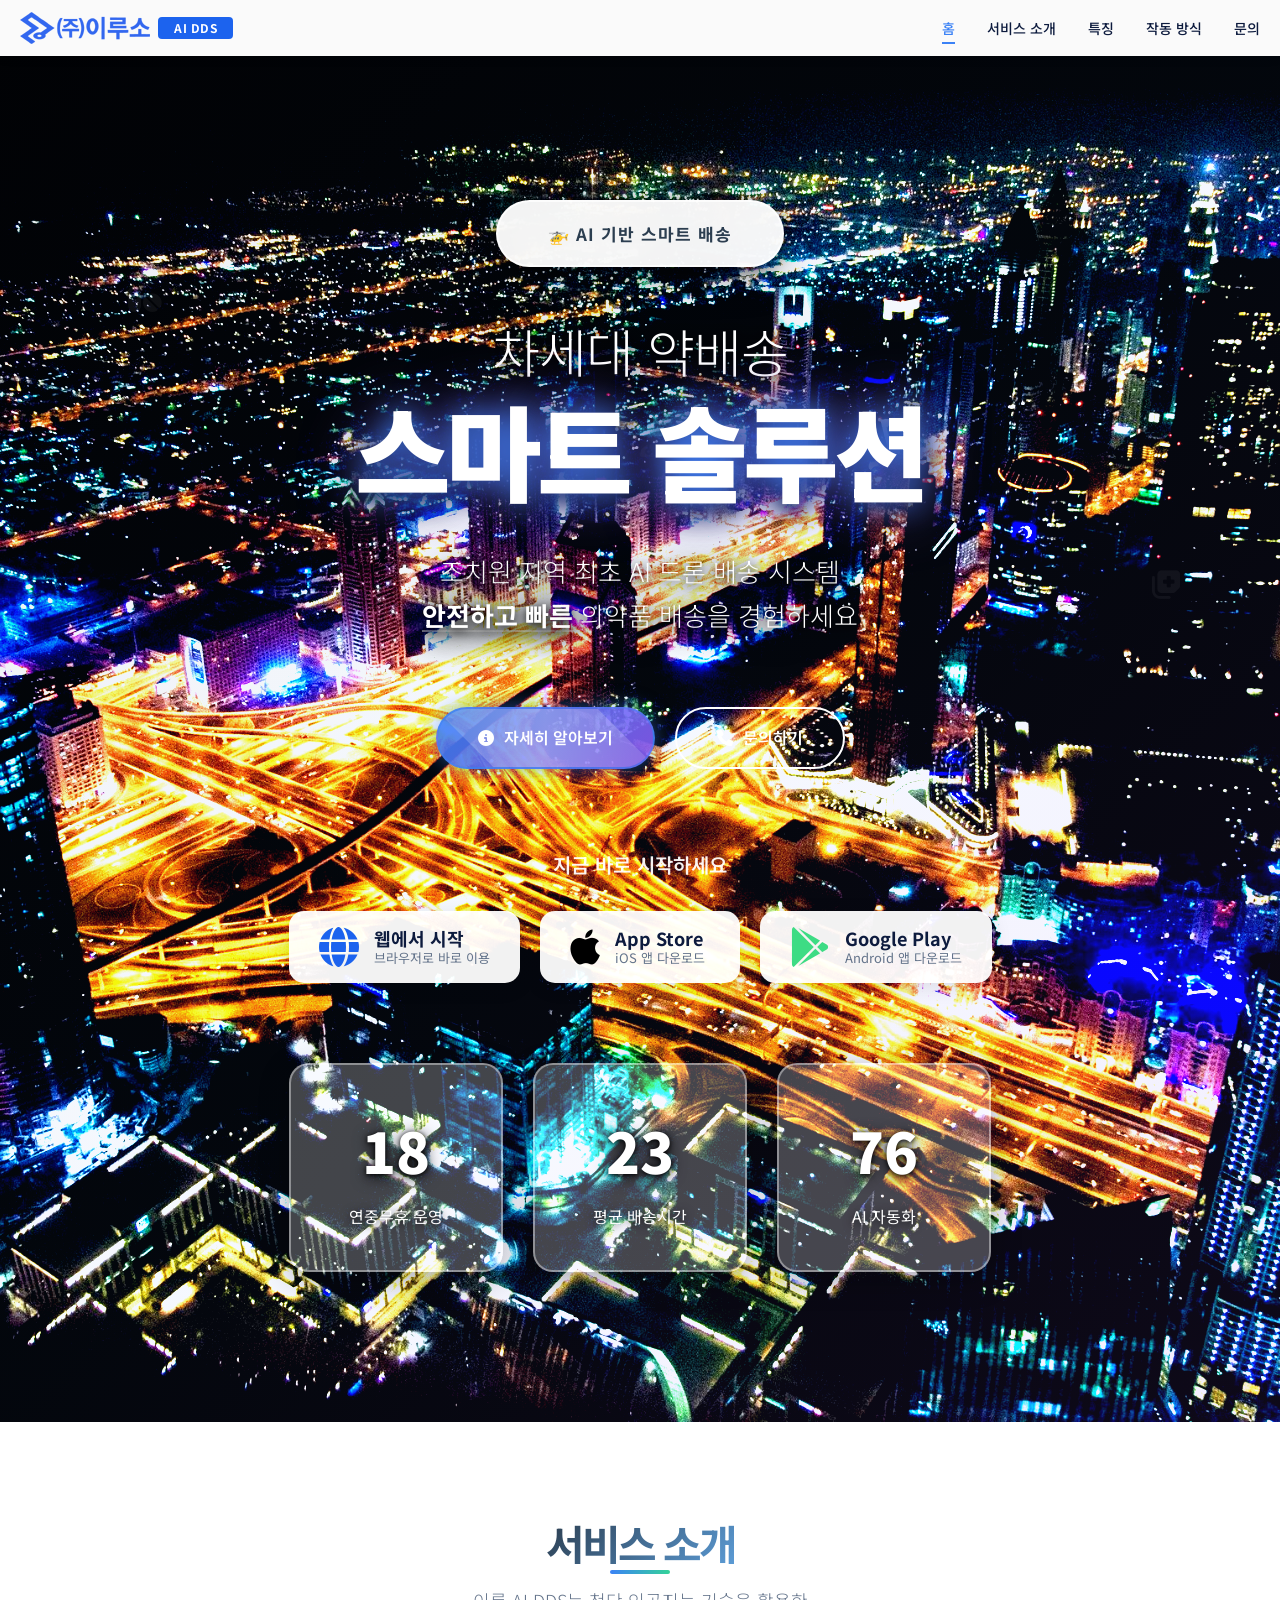
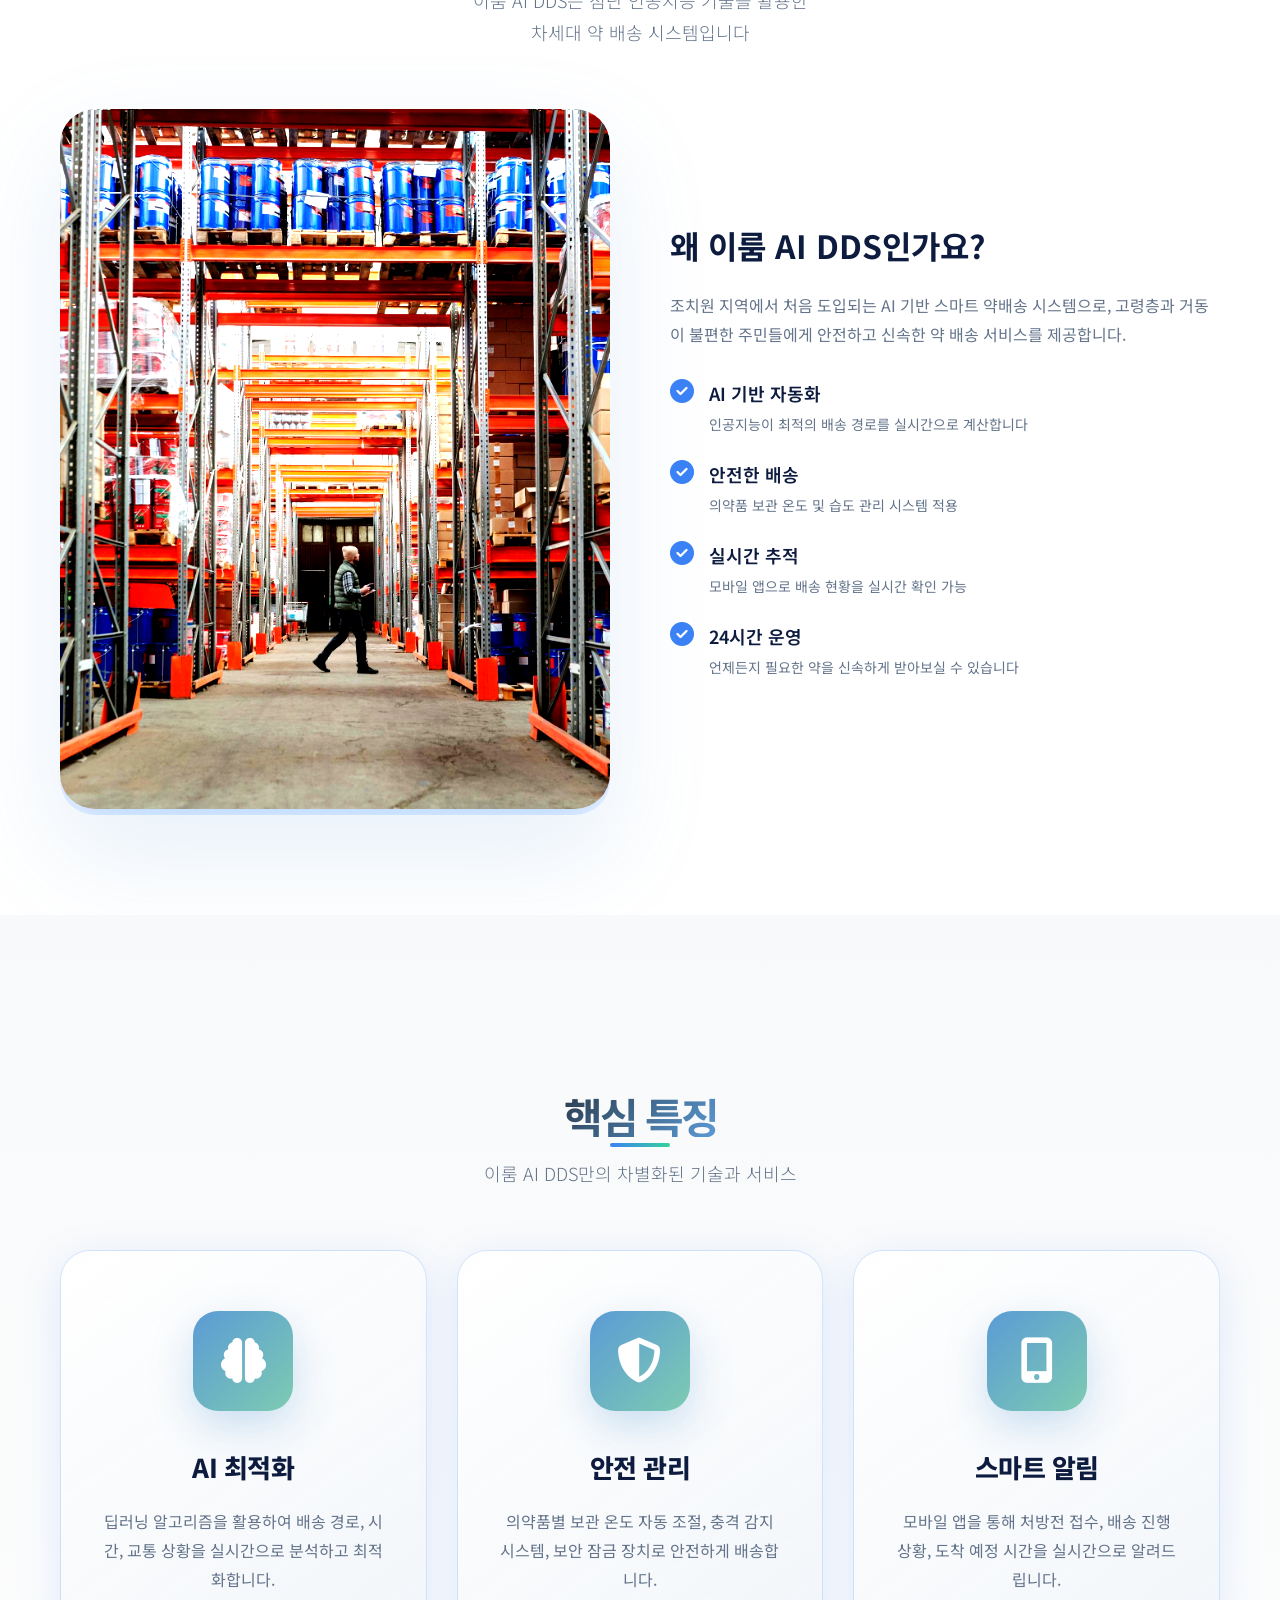
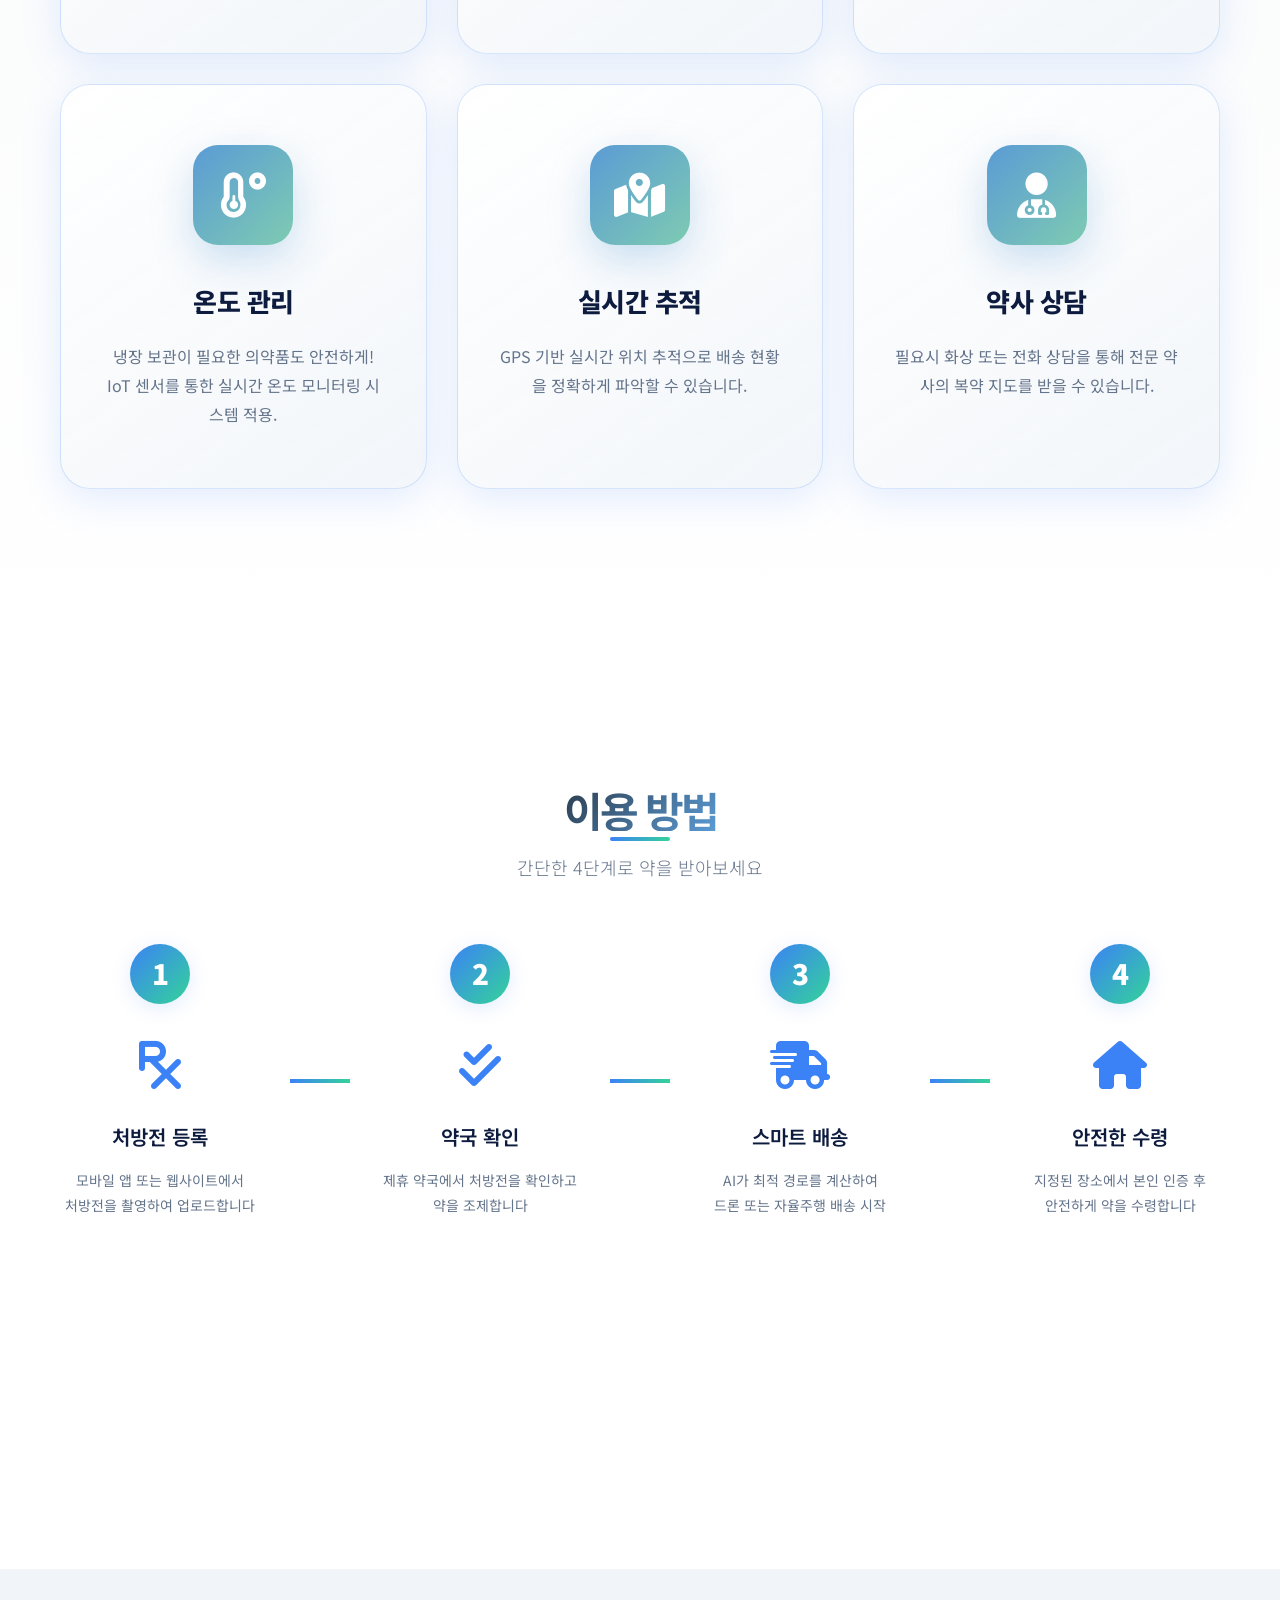
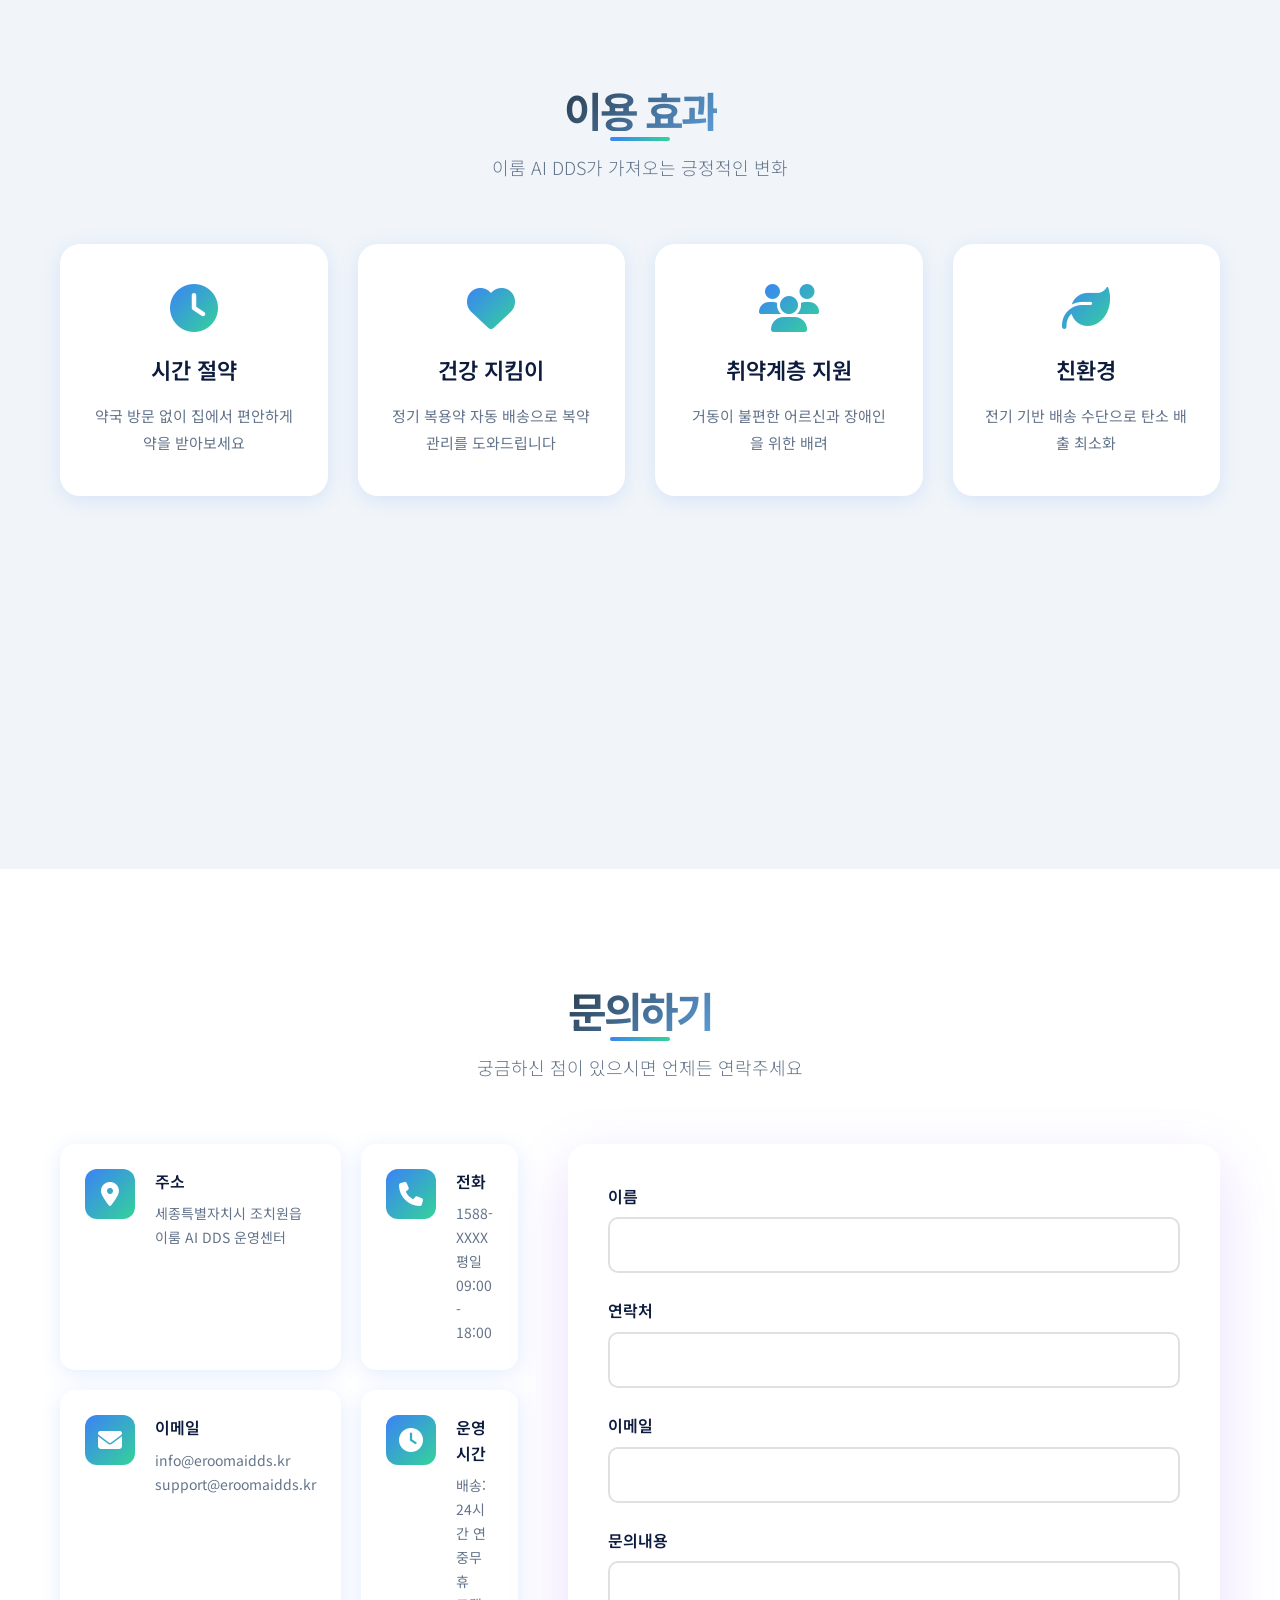
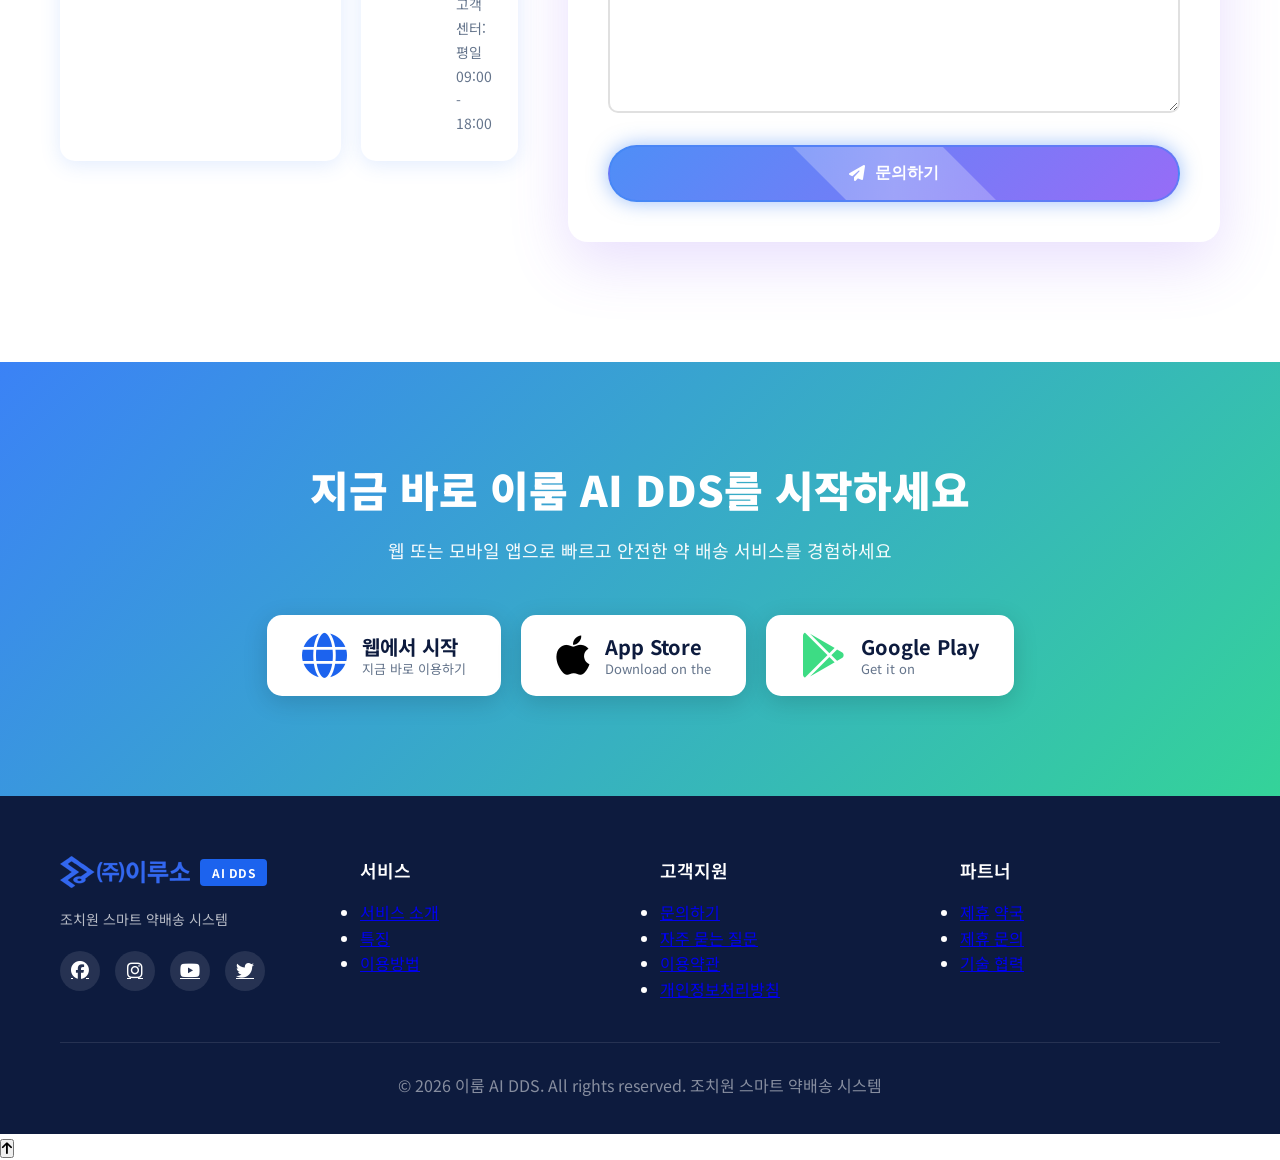
<file: version/eruso_v0.1/index.html>
<!DOCTYPE html>
<html lang="ko">
<head>
    <meta charset="UTF-8">
    <meta name="viewport" content="width=device-width, initial-scale=1.0">
    <meta name="description" content="이룸 AI DDS - 조치원 스마트 약배송 시스템. AI 기반 자동화 약배송 서비스">
    <title>이룸 AI DDS - 조치원 스마트 약배송 시스템</title>
    <link rel="stylesheet" href="https://cdn.jsdelivr.net/npm/@fortawesome/fontawesome-free@6.4.0/css/all.min.css">
    <link href="https://fonts.googleapis.com/css2?family=Noto+Sans+KR:wght@300;400;500;700;900&family=Inter:wght@300;400;600;700&display=swap" rel="stylesheet">
    <link rel="stylesheet" href="css/style.css">
</head>
<body>
    <!-- Navigation -->
    <nav class="navbar">
        <div class="container">
            <a href="#home" class="nav-brand">
                <img src="images/logo-eruso.png" alt="(주)이루소 로고" class="nav-logo">
                <span class="brand-service">AI DDS</span>
            </a>
            <ul class="nav-menu">
                <li><a href="#home">홈</a></li>
                <li><a href="#about">서비스 소개</a></li>
                <li><a href="#features">특징</a></li>
                <li><a href="#how-it-works">작동 방식</a></li>
                <li><a href="#contact">문의</a></li>
            </ul>
            <div class="nav-toggle">
                <i class="fas fa-bars"></i>
            </div>
        </div>
    </nav>

    <!-- Hero Section -->
<section id="home" class="hero">
        <div class="hero-background">
            <!-- Video Background -->
            <video id="hero-video" class="hero-video" autoplay muted loop playsinline>
                <!-- 
                    비디오 파일을 추가하세요:
                    1. MP4 형식 추천 (호환성 최고)
                    2. WebM 형식 (용량 작음)
                    
                    무료 비디오 다운로드:
                    - Pexels: https://www.pexels.com/videos/search/healthcare%20staff/
                    - Pixabay: https://pixabay.com/videos/search/medical%20staff/
                    
                    예시:
                    <source src="videos/healthcare-staff.mp4" type="video/mp4">
                    <source src="videos/healthcare-staff.webm" type="video/webm">
                -->
                <source src="https://cdn.pixabay.com/video/2021/08/09/83940-586877827_large.mp4" type="video/mp4">
            </video>
            
            <!-- Fallback: Canvas Particles (비디오 로딩 실패시) -->
            <canvas id="hero-particles" class="hero-particles"></canvas>
            
            <!-- Fallback: Static Image (비디오 미지원 브라우저) -->
            <img src="images/hero-real-city-night.jpg" alt="현대 도시 야경 실사 사진" class="hero-bg-image">
            
            <div class="hero-overlay"></div>
            
            <!-- Floating Icons Animation -->
            <div class="floating-icons">
                <div class="float-icon" style="--delay: 0s; --x: 10%; --y: 20%;">
                    <i class="fas fa-pills"></i>
                </div>
                <div class="float-icon" style="--delay: 2s; --x: 85%; --y: 15%;">
                    <i class="fas fa-heartbeat"></i>
                </div>
                <div class="float-icon" style="--delay: 4s; --x: 15%; --y: 70%;">
                    <i class="fas fa-capsules"></i>
                </div>
                <div class="float-icon" style="--delay: 1s; --x: 80%; --y: 65%;">
                    <i class="fas fa-syringe"></i>
                </div>
                <div class="float-icon" style="--delay: 3s; --x: 50%; --y: 30%;">
                    <i class="fas fa-user-md"></i>
                </div>
                <div class="float-icon" style="--delay: 5s; --x: 70%; --y: 80%;">
                    <i class="fas fa-stethoscope"></i>
                </div>
                <div class="float-icon" style="--delay: 1.5s; --x: 25%; --y: 45%;">
                    <i class="fas fa-briefcase-medical"></i>
                </div>
                <div class="float-icon" style="--delay: 3.5s; --x: 90%; --y: 40%;">
                    <i class="fas fa-notes-medical"></i>
                </div>
            </div>
            
            <!-- Data Flow Lines -->
            <div class="data-lines">
                <div class="data-line" style="--start-x: 20%; --start-y: 30%; --end-x: 80%; --end-y: 70%; --delay: 0s;"></div>
                <div class="data-line" style="--start-x: 70%; --start-y: 20%; --end-x: 30%; --end-y: 80%; --delay: 2s;"></div>
                <div class="data-line" style="--start-x: 50%; --start-y: 10%; --end-x: 50%; --end-y: 90%; --delay: 4s;"></div>
            </div>
        </div>
        <div class="container">
            <div class="hero-content">
                <div class="hero-badge">🚁 AI 기반 스마트 배송</div>
                <h1 class="hero-title">
                    <span class="hero-title-line">차세대 약배송</span>
                    <span class="hero-title-emphasis">스마트 솔루션</span>
                </h1>
                <p class="hero-subtitle">
                    조치원 지역 최초 AI 드론 배송 시스템<br>
                    <strong>안전하고 빠른</strong> 의약품 배송을 경험하세요
                </p>
                <div class="hero-buttons" data-aos="fade-up" data-aos-delay="600">
                    <a href="#about" class="btn btn-primary">
                        <i class="fas fa-info-circle"></i> 자세히 알아보기
                    </a>
                    <a href="#contact" class="btn btn-secondary">
                        <i class="fas fa-phone"></i> 문의하기
                    </a>
                </div>
                
                <!-- App Download Buttons -->
                <div class="app-download-section">
                    <p class="app-download-title">지금 바로 시작하세요</p>
                    <div class="app-buttons">
                        <a href="#" class="app-btn app-btn-web">
                            <i class="fas fa-globe"></i>
                            <div class="app-btn-text">
                                <span class="app-btn-label">웹에서 시작</span>
                                <span class="app-btn-desc">브라우저로 바로 이용</span>
                            </div>
                        </a>
                        <a href="#" class="app-btn app-btn-ios">
                            <i class="fab fa-apple"></i>
                            <div class="app-btn-text">
                                <span class="app-btn-label">App Store</span>
                                <span class="app-btn-desc">iOS 앱 다운로드</span>
                            </div>
                        </a>
                        <a href="#" class="app-btn app-btn-android">
                            <i class="fab fa-google-play"></i>
                            <div class="app-btn-text">
                                <span class="app-btn-label">Google Play</span>
                                <span class="app-btn-desc">Android 앱 다운로드</span>
                            </div>
                        </a>
                    </div>
                </div>
                
                <div class="hero-stats">
                    <div class="stat-item">
                        <div class="stat-number">24h</div>
                        <div class="stat-label">연중무휴 운영</div>
                    </div>
                    <div class="stat-item">
                        <div class="stat-number">30m</div>
                        <div class="stat-label">평균 배송시간</div>
                    </div>
                    <div class="stat-item">
                        <div class="stat-number">100%</div>
                        <div class="stat-label">AI 자동화</div>
                    </div>
                </div>
            </div>
        </div>
    </section>

    <!-- About Section -->
    <section id="about" class="about">
        <div class="container">
            <div class="section-header">
                <h2 class="section-title">서비스 소개</h2>
                <p class="section-subtitle">
                    이룸 AI DDS는 첨단 인공지능 기술을 활용한<br>
                    차세대 약 배송 시스템입니다
                </p>
            </div>
            <div class="about-content">
                <div class="about-image">
                    <img src="images/about-drone-delivery-city.jpg" alt="현대적인 물류 창고 및 스마트 배송 시스템" class="about-full-image">
                </div>
                <div class="about-text">
                    <h3>왜 이룸 AI DDS인가요?</h3>
                    <p>
                        조치원 지역에서 처음 도입되는 AI 기반 스마트 약배송 시스템으로, 
                        고령층과 거동이 불편한 주민들에게 안전하고 신속한 약 배송 서비스를 제공합니다.
                    </p>
                    <ul class="about-list">
                        <li>
                            <i class="fas fa-check-circle"></i>
                            <div>
                                <strong>AI 기반 자동화</strong>
                                <span>인공지능이 최적의 배송 경로를 실시간으로 계산합니다</span>
                            </div>
                        </li>
                        <li>
                            <i class="fas fa-check-circle"></i>
                            <div>
                                <strong>안전한 배송</strong>
                                <span>의약품 보관 온도 및 습도 관리 시스템 적용</span>
                            </div>
                        </li>
                        <li>
                            <i class="fas fa-check-circle"></i>
                            <div>
                                <strong>실시간 추적</strong>
                                <span>모바일 앱으로 배송 현황을 실시간 확인 가능</span>
                            </div>
                        </li>
                        <li>
                            <i class="fas fa-check-circle"></i>
                            <div>
                                <strong>24시간 운영</strong>
                                <span>언제든지 필요한 약을 신속하게 받아보실 수 있습니다</span>
                            </div>
                        </li>
                    </ul>
                </div>
            </div>
        </div>
    </section>

    <!-- Features Section -->
    <section id="features" class="features">
        <div class="container">
            <div class="section-header">
                <h2 class="section-title">핵심 특징</h2>
                <p class="section-subtitle">
                    이룸 AI DDS만의 차별화된 기술과 서비스
                </p>
            </div>
            <div class="features-grid">
                <div class="feature-card">
                    <div class="feature-icon">
                        <i class="fas fa-brain"></i>
                    </div>
                    <h3>AI 최적화</h3>
                    <p>
                        딥러닝 알고리즘을 활용하여 배송 경로, 시간, 
                        교통 상황을 실시간으로 분석하고 최적화합니다.
                    </p>
                </div>
                <div class="feature-card">
                    <div class="feature-icon">
                        <i class="fas fa-shield-alt"></i>
                    </div>
                    <h3>안전 관리</h3>
                    <p>
                        의약품별 보관 온도 자동 조절, 충격 감지 시스템, 
                        보안 잠금 장치로 안전하게 배송합니다.
                    </p>
                </div>
                <div class="feature-card">
                    <div class="feature-icon">
                        <i class="fas fa-mobile-alt"></i>
                    </div>
                    <h3>스마트 알림</h3>
                    <p>
                        모바일 앱을 통해 처방전 접수, 배송 진행 상황, 
                        도착 예정 시간을 실시간으로 알려드립니다.
                    </p>
                </div>
                <div class="feature-card">
                    <div class="feature-icon">
                        <i class="fas fa-temperature-low"></i>
                    </div>
                    <h3>온도 관리</h3>
                    <p>
                        냉장 보관이 필요한 의약품도 안전하게! 
                        IoT 센서를 통한 실시간 온도 모니터링 시스템 적용.
                    </p>
                </div>
                <div class="feature-card">
                    <div class="feature-icon">
                        <i class="fas fa-map-marked-alt"></i>
                    </div>
                    <h3>실시간 추적</h3>
                    <p>
                        GPS 기반 실시간 위치 추적으로 배송 현황을 
                        정확하게 파악할 수 있습니다.
                    </p>
                </div>
                <div class="feature-card">
                    <div class="feature-icon">
                        <i class="fas fa-user-md"></i>
                    </div>
                    <h3>약사 상담</h3>
                    <p>
                        필요시 화상 또는 전화 상담을 통해 
                        전문 약사의 복약 지도를 받을 수 있습니다.
                    </p>
                </div>
            </div>
        </div>
    </section>

    <!-- How It Works Section -->
    <section id="how-it-works" class="how-it-works">
        <div class="container">
            <div class="section-header">
                <h2 class="section-title">이용 방법</h2>
                <p class="section-subtitle">
                    간단한 4단계로 약을 받아보세요
                </p>
            </div>
            <div class="steps">
                <div class="step">
                    <div class="step-number">1</div>
                    <div class="step-icon">
                        <i class="fas fa-prescription"></i>
                    </div>
                    <h3>처방전 등록</h3>
                    <p>
                        모바일 앱 또는 웹사이트에서<br>
                        처방전을 촬영하여 업로드합니다
                    </p>
                </div>
                <div class="step-connector"></div>
                <div class="step">
                    <div class="step-number">2</div>
                    <div class="step-icon">
                        <i class="fas fa-check-double"></i>
                    </div>
                    <h3>약국 확인</h3>
                    <p>
                        제휴 약국에서 처방전을 확인하고<br>
                        약을 조제합니다
                    </p>
                </div>
                <div class="step-connector"></div>
                <div class="step">
                    <div class="step-number">3</div>
                    <div class="step-icon">
                        <i class="fas fa-shipping-fast"></i>
                    </div>
                    <h3>스마트 배송</h3>
                    <p>
                        AI가 최적 경로를 계산하여<br>
                        드론 또는 자율주행 배송 시작
                    </p>
                </div>
                <div class="step-connector"></div>
                <div class="step">
                    <div class="step-number">4</div>
                    <div class="step-icon">
                        <i class="fas fa-home"></i>
                    </div>
                    <h3>안전한 수령</h3>
                    <p>
                        지정된 장소에서 본인 인증 후<br>
                        안전하게 약을 수령합니다
                    </p>
                </div>
            </div>
        </div>
    </section>

    <!-- Benefits Section -->
    <section class="benefits">
        <div class="container">
            <div class="section-header">
                <h2 class="section-title">이용 효과</h2>
                <p class="section-subtitle">
                    이룸 AI DDS가 가져오는 긍정적인 변화
                </p>
            </div>
            <div class="benefits-grid">
                <div class="benefit-card">
                    <i class="fas fa-clock"></i>
                    <h3>시간 절약</h3>
                    <p>약국 방문 없이 집에서 편안하게 약을 받아보세요</p>
                </div>
                <div class="benefit-card">
                    <i class="fas fa-heart"></i>
                    <h3>건강 지킴이</h3>
                    <p>정기 복용약 자동 배송으로 복약 관리를 도와드립니다</p>
                </div>
                <div class="benefit-card">
                    <i class="fas fa-users"></i>
                    <h3>취약계층 지원</h3>
                    <p>거동이 불편한 어르신과 장애인을 위한 배려</p>
                </div>
                <div class="benefit-card">
                    <i class="fas fa-leaf"></i>
                    <h3>친환경</h3>
                    <p>전기 기반 배송 수단으로 탄소 배출 최소화</p>
                </div>
            </div>
        </div>
    </section>

    <!-- Contact Section -->
    <section id="contact" class="contact">
        <div class="container">
            <div class="section-header">
                <h2 class="section-title">문의하기</h2>
                <p class="section-subtitle">
                    궁금하신 점이 있으시면 언제든 연락주세요
                </p>
            </div>
            <div class="contact-content">
                <div class="contact-info">
                    <div class="contact-item">
                        <div class="contact-icon">
                            <i class="fas fa-map-marker-alt"></i>
                        </div>
                        <div class="contact-details">
                            <h3>주소</h3>
                            <p>세종특별자치시 조치원읍<br>이룸 AI DDS 운영센터</p>
                        </div>
                    </div>
                    <div class="contact-item">
                        <div class="contact-icon">
                            <i class="fas fa-phone"></i>
                        </div>
                        <div class="contact-details">
                            <h3>전화</h3>
                            <p>1588-XXXX<br>평일 09:00 - 18:00</p>
                        </div>
                    </div>
                    <div class="contact-item">
                        <div class="contact-icon">
                            <i class="fas fa-envelope"></i>
                        </div>
                        <div class="contact-details">
                            <h3>이메일</h3>
                            <p>info@eroomaidds.kr<br>support@eroomaidds.kr</p>
                        </div>
                    </div>
                    <div class="contact-item">
                        <div class="contact-icon">
                            <i class="fas fa-clock"></i>
                        </div>
                        <div class="contact-details">
                            <h3>운영시간</h3>
                            <p>배송: 24시간 연중무휴<br>고객센터: 평일 09:00 - 18:00</p>
                        </div>
                    </div>
                </div>
                <div class="contact-form-container">
                    <form class="contact-form" id="contactForm">
                        <div class="form-group">
                            <label for="name">이름</label>
                            <input type="text" id="name" name="name" required>
                        </div>
                        <div class="form-group">
                            <label for="phone">연락처</label>
                            <input type="tel" id="phone" name="phone" required>
                        </div>
                        <div class="form-group">
                            <label for="email">이메일</label>
                            <input type="email" id="email" name="email" required>
                        </div>
                        <div class="form-group">
                            <label for="message">문의내용</label>
                            <textarea id="message" name="message" rows="5" required></textarea>
                        </div>
                        <button type="submit" class="btn btn-primary btn-block">
                            <i class="fas fa-paper-plane"></i> 문의하기
                        </button>
                    </form>
                </div>
            </div>
        </div>
    </section>

    <!-- App Download CTA Section -->
    <section class="cta-download">
        <div class="container">
            <div class="cta-content">
                <h2 class="cta-title">지금 바로 이룸 AI DDS를 시작하세요</h2>
                <p class="cta-subtitle">
                    웹 또는 모바일 앱으로 빠르고 안전한 약 배송 서비스를 경험하세요
                </p>
                <div class="cta-buttons">
                    <a href="#" class="cta-btn cta-btn-web">
                        <i class="fas fa-globe"></i>
                        <div class="cta-btn-text">
                            <span class="cta-btn-label">웹에서 시작</span>
                            <span class="cta-btn-desc">지금 바로 이용하기</span>
                        </div>
                    </a>
                    <a href="#" class="cta-btn cta-btn-ios">
                        <i class="fab fa-apple"></i>
                        <div class="cta-btn-text">
                            <span class="cta-btn-label">App Store</span>
                            <span class="cta-btn-desc">Download on the</span>
                        </div>
                    </a>
                    <a href="#" class="cta-btn cta-btn-android">
                        <i class="fab fa-google-play"></i>
                        <div class="cta-btn-text">
                            <span class="cta-btn-label">Google Play</span>
                            <span class="cta-btn-desc">Get it on</span>
                        </div>
                    </a>
                </div>
            </div>
        </div>
    </section>

    <!-- Footer -->
    <footer class="footer">
        <div class="container">
            <div class="footer-content">
                <div class="footer-brand">
                    <div class="footer-logo">
                        <img src="images/logo-eruso.png" alt="(주)이루소 로고" class="footer-logo-img">
                        <span class="footer-brand-service">AI DDS</span>
                    </div>
                    <p>조치원 스마트 약배송 시스템</p>
                    <div class="social-links">
                        <a href="#"><i class="fab fa-facebook"></i></a>
                        <a href="#"><i class="fab fa-instagram"></i></a>
                        <a href="#"><i class="fab fa-youtube"></i></a>
                        <a href="#"><i class="fab fa-twitter"></i></a>
                    </div>
                </div>
                <div class="footer-links">
                    <h4>서비스</h4>
                    <ul>
                        <li><a href="#about">서비스 소개</a></li>
                        <li><a href="#features">특징</a></li>
                        <li><a href="#how-it-works">이용방법</a></li>
                    </ul>
                </div>
                <div class="footer-links">
                    <h4>고객지원</h4>
                    <ul>
                        <li><a href="#contact">문의하기</a></li>
                        <li><a href="#">자주 묻는 질문</a></li>
                        <li><a href="#">이용약관</a></li>
                        <li><a href="#">개인정보처리방침</a></li>
                    </ul>
                </div>
                <div class="footer-links">
                    <h4>파트너</h4>
                    <ul>
                        <li><a href="#">제휴 약국</a></li>
                        <li><a href="#">제휴 문의</a></li>
                        <li><a href="#">기술 협력</a></li>
                    </ul>
                </div>
            </div>
            <div class="footer-bottom">
                <p>&copy; 2026 이룸 AI DDS. All rights reserved. 조치원 스마트 약배송 시스템</p>
            </div>
        </div>
    </footer>

    <!-- Scroll to Top Button -->
    <button id="scrollToTop" class="scroll-to-top">
        <i class="fas fa-arrow-up"></i>
    </button>

    <script src="js/particles.js"></script>
    <script src="js/main.js"></script>
</body>
</html>
</file>
<file: version/eruso_v0.1/css/style.css>
/* ============================================
   (주)이루스 AI DDS - 스마트 약배송 시스템
   ============================================ */

/* ===== Reset & Base ===== */
* {
    margin: 0;
    padding: 0;
    box-sizing: border-box;
}

:root {
    /* Futuristic Neon Colors */
    --primary-color: #3B82F6;
    --blue-start: #3B82F6;
    --blue-mid: #60A5FA;
    --purple-start: #8B5CF6;
    --purple-mid: #A78BFA;
    --cyan-accent: #06B6D4;
    --green-mid: #10B981;
    --green-end: #34D399;
    
    /* Dark Futuristic Base */
    --dark: #0D1B3E;
    --dark-blue: #1E293B;
    --white: #ffffff;
    --light-gray: #F1F5F9;
    --text-gray: #64748B;
    
    /* Neon Shadows */
    --shadow: 0 4px 20px rgba(59, 130, 246, 0.15);
    --shadow-lg: 0 20px 60px rgba(139, 92, 246, 0.2);
    --neon-glow: 0 0 20px rgba(59, 130, 246, 0.5);
}

html {
    scroll-behavior: smooth;
}

body {
    font-family: 'Noto Sans KR', sans-serif;
    line-height: 1.6;
    color: var(--dark);
    overflow-x: hidden;
}

.container {
    max-width: 1200px;
    margin: 0 auto;
    padding: 0 20px;
}

.section {
    padding: 200px 0;
    position: relative;
}

.section::after {
    content: '';
    position: absolute;
    bottom: 0;
    left: 50%;
    transform: translateX(-50%);
    width: 90%;
    height: 1px;
    background: linear-gradient(90deg, transparent, rgba(0, 0, 0, 0.1), transparent);
}

.section-dark {
    background: var(--dark-blue);
    color: var(--white);
}

/* ===== Navigation ===== */
.navbar {
    position: fixed;
    top: 0;
    left: 0;
    width: 100%;
    background: rgba(255, 255, 255, 0.98);
    backdrop-filter: blur(10px);
    box-shadow: 0 2px 10px rgba(0,0,0,0.08);
    z-index: 1000;
    transition: all 0.3s ease;
    padding: 0;
}

.navbar.scrolled {
    background: rgba(255, 255, 255, 1);
    box-shadow: 0 4px 20px rgba(0,0,0,0.12);
}

.navbar .container {
    display: flex;
    justify-content: space-between;
    align-items: center;
    padding: 12px 20px;
    max-width: 1400px;
}

.nav-brand {
    display: flex;
    align-items: center;
    gap: 8px;
    text-decoration: none;
    transition: all 0.3s ease;
}

.nav-brand:hover {
    opacity: 0.8;
}

.nav-logo {
    height: 32px;
    width: 130px;
    display: block;
    object-fit: contain;
    background: transparent;
}

.brand-service {
    background: #1C63EE;
    color: var(--white);
    width: 75px;
    height: 22px;
    display: flex;
    align-items: center;
    justify-content: center;
    border-radius: 4px;
    font-size: 12px;
    font-weight: 700;
    letter-spacing: 0.5px;
    padding: 0;
}

.nav-menu {
    display: flex;
    list-style: none;
    gap: 32px;
    margin: 0;
    padding: 0;
}

.nav-menu li {
    margin: 0;
}

.nav-menu a {
    color: var(--dark);
    text-decoration: none;
    font-weight: 500;
    font-size: 14px;
    padding: 6px 0;
    position: relative;
    transition: all 0.3s ease;
}

.nav-menu a::after {
    content: '';
    position: absolute;
    bottom: 0;
    left: 0;
    width: 0;
    height: 2px;
    background: var(--primary-color);
    transition: width 0.3s ease;
}

.nav-menu a:hover::after,
.nav-menu a.active::after {
    width: 100%;
}

.nav-menu a:hover,
.nav-menu a.active {
    color: var(--primary-color);
}

.nav-toggle {
    display: none;
    background: none;
    border: none;
    font-size: 22px;
    color: var(--dark);
    cursor: pointer;
    padding: 5px;
}
    color: var(--dark);
    text-decoration: none;
    font-weight: 500;
    padding: 8px 0;
    position: relative;
    transition: all 0.3s ease;
}

.nav-link::after {
    content: '';
    position: absolute;
    bottom: 0;
    left: 0;
    width: 0;
    height: 2px;
    background: linear-gradient(90deg, var(--blue-start), var(--green-end));
    transition: width 0.3s ease;
}

.nav-link:hover::after,
.nav-link.active::after {
    width: 100%;
}

.nav-link:hover,
.nav-link.active {
    color: var(--blue-start);
}

.mobile-menu-btn {
    display: none;
    background: none;
    border: none;
    font-size: 24px;
    color: var(--dark);
    cursor: pointer;
}

/* ===== Section Headers ===== */
.section-header {
    text-align: center;
    margin-bottom: 100px;
}

.section-title {
    font-size: 72px;
    font-weight: 900;
    color: var(--dark);
    margin-bottom: 30px;
    letter-spacing: -3px;
    line-height: 1;
    background: linear-gradient(135deg, #2C3E50 0%, #5B9BD5 100%);
    -webkit-background-clip: text;
    -webkit-text-fill-color: transparent;
    background-clip: text;
}

.section-title::after {
    content: '';
    display: block;
    width: 100px;
    height: 5px;
    background: linear-gradient(90deg, var(--blue-start), var(--green-end));
    margin: 30px auto 0;
    border-radius: 3px;
}

.section-subtitle {
    font-size: 24px;
    color: var(--text-gray);
    line-height: 1.8;
    max-width: 900px;
    margin: 0 auto;
    font-weight: 300;
}

/* ===== Hero Section ===== */
.hero {
    position: relative;
    min-height: 100vh;
    display: flex;
    align-items: center;
    overflow: hidden;
    padding-top: 0;
}

/* ===== Hero Video Background ===== */
.hero-video {
    position: absolute;
    top: 50%;
    left: 50%;
    min-width: 100%;
    min-height: 100%;
    width: auto;
    height: auto;
    transform: translate(-50%, -50%);
    z-index: 0;
    object-fit: cover;
    /* 초선명 극대화 필터 */
    filter: brightness(1.3) contrast(1.5) saturate(1.4);
    opacity: 1.0;
    /* 이미지 렌더링 최적화 */
    image-rendering: -webkit-optimize-contrast;
}

/* 비디오 로딩 실패시 파티클 표시 */
.hero-video:error + .hero-particles {
    display: block;
}

/* ===== Particle Canvas (Fallback) ===== */
.hero-particles {
    position: absolute;
    top: 0;
    left: 0;
    width: 100%;
    height: 100%;
    z-index: -1;
    pointer-events: auto;
    display: none;
}

/* 비디오 지원 여부 확인 */
.no-video .hero-video {
    display: none;
}

.no-video .hero-particles {
    display: block;
    z-index: 0;
}

/* ===== Fallback Image ===== */
.hero-bg-image {
    position: absolute;
    top: 0;
    left: 0;
    width: 100%;
    height: 100%;
    object-fit: cover;
    object-position: center;
    z-index: -2;
    filter: brightness(0.4) contrast(1.1) saturate(0.9);
    opacity: 0.4;
}

.hero-background {
    position: absolute;
    top: 0;
    left: 0;
    width: 100%;
    height: 100%;
    z-index: 0;
    overflow: hidden;
}

.hero-bg-image {
    width: 100%;
    height: 100%;
    object-fit: cover;
    object-position: center;
    /* 초선명 극대화 필터 */
    filter: brightness(1.3) contrast(1.5) saturate(1.4);
    opacity: 1.0;
    animation: cinematic 30s ease-in-out infinite;
    /* 이미지 렌더링 최적화 */
    image-rendering: -webkit-optimize-contrast;
    image-rendering: crisp-edges;
}

@keyframes cinematic {
    0% {
        transform: scale(1) translateX(0);
    }
    25% {
        transform: scale(1.15) translateX(-3%);
    }
    50% {
        transform: scale(1.1) translateX(0);
    }
    75% {
        transform: scale(1.15) translateX(3%);
    }
    100% {
        transform: scale(1) translateX(0);
    }
}

.hero-overlay {
    position: absolute;
    top: 0;
    left: 0;
    width: 100%;
    height: 100%;
    /* 오버레이 거의 제거 - 선명도 극대화 */
    background: linear-gradient(
        135deg,
        rgba(13, 27, 62, 0.08) 0%,
        rgba(59, 130, 246, 0.05) 50%,
        rgba(139, 92, 246, 0.1) 100%
    );
    z-index: 1;
    
    /* 홀로그램 효과도 약하게 */
    animation: hologramGlow 8s ease-in-out infinite;
}

@keyframes hologramGlow {
    0%, 100% {
        box-shadow: inset 0 0 40px rgba(59, 130, 246, 0.1);
    }
    50% {
        box-shadow: inset 0 0 60px rgba(139, 92, 246, 0.15);
    }
}

/* ===== Floating Icons Animation ===== */
.floating-icons {
    position: absolute;
    top: 0;
    left: 0;
    width: 100%;
    height: 100%;
    z-index: 2;
    pointer-events: none;
}

.float-icon {
    position: absolute;
    left: var(--x);
    top: var(--y);
    font-size: 30px;
    /* 투명도 대폭 낮춤 - 뿌옇게 보이는 문제 해결 */
    color: rgba(255, 255, 255, 0.05);
    animation: floatUpDown 6s ease-in-out infinite;
    animation-delay: var(--delay);
    filter: blur(0.5px);
}

.float-icon i {
    animation: rotate3d 8s linear infinite;
    animation-delay: var(--delay);
    display: block;
}

@keyframes floatUpDown {
    0%, 100% {
        transform: translateY(0) translateX(0) scale(1);
        opacity: 0.15;
    }
    25% {
        transform: translateY(-30px) translateX(10px) scale(1.1);
        opacity: 0.25;
    }
    50% {
        transform: translateY(-50px) translateX(-10px) scale(1.15);
        opacity: 0.3;
    }
    75% {
        transform: translateY(-30px) translateX(10px) scale(1.1);
        opacity: 0.25;
    }
}

@keyframes rotate3d {
    0% {
        transform: rotateY(0deg) rotateX(0deg);
    }
    25% {
        transform: rotateY(90deg) rotateX(20deg);
    }
    50% {
        transform: rotateY(180deg) rotateX(0deg);
    }
    75% {
        transform: rotateY(270deg) rotateX(-20deg);
    }
    100% {
        transform: rotateY(360deg) rotateX(0deg);
    }
}

/* ===== Data Flow Lines ===== */
.data-lines {
    position: absolute;
    top: 0;
    left: 0;
    width: 100%;
    height: 100%;
    z-index: 2;
    pointer-events: none;
    overflow: hidden;
}

.data-line {
    position: absolute;
    width: 2px;
    height: 0;
    /* 투명도 대폭 낮춤 */
    background: linear-gradient(
        to bottom,
        rgba(91, 155, 213, 0),
        rgba(91, 155, 213, 0.15),
        rgba(91, 155, 213, 0)
    );
    left: var(--start-x);
    top: var(--start-y);
    animation: dataFlow 4s ease-in-out infinite;
    animation-delay: var(--delay);
    transform-origin: top;
}

@keyframes dataFlow {
    0% {
        height: 0;
        opacity: 0;
        transform: rotate(calc((var(--end-x) - var(--start-x)) * 0.5deg));
    }
    20% {
        opacity: 0.8;
    }
    50% {
        height: 200px;
        opacity: 1;
    }
    80% {
        opacity: 0.8;
    }
    100% {
        height: 0;
        opacity: 0;
        transform: translateY(calc(var(--end-y) - var(--start-y))) 
                   translateX(calc(var(--end-x) - var(--start-x)));
    }
}


.hero .container {
    position: relative;
    z-index: 3;
    max-width: 1400px;
    perspective: 1000px;
}

.hero-content {
    text-align: center;
    color: var(--white);
    padding: 200px 0 150px 0;
    max-width: 1200px;
    margin: 0 auto;
    transform-style: preserve-3d;
    animation: subtle3d 20s ease-in-out infinite;
}

@keyframes subtle3d {
    0%, 100% {
        transform: translateZ(0) rotateX(0deg);
    }
    50% {
        transform: translateZ(20px) rotateX(1deg);
    }
}

.hero-badge {
    display: inline-block;
    padding: 18px 50px;
    background: rgba(255, 255, 255, 0.95);
    backdrop-filter: blur(20px);
    border-radius: 100px;
    font-size: 17px;
    font-weight: 700;
    color: #2C3E50;
    margin-bottom: 50px;
    border: 2px solid rgba(255, 255, 255, 0.8);
    letter-spacing: 1px;
    animation: fadeInDown 1s ease;
    box-shadow: 0 10px 40px rgba(0, 0, 0, 0.3), 0 4px 15px rgba(0, 0, 0, 0.5);
}

@keyframes fadeInDown {
    from {
        opacity: 0;
        transform: translateY(-30px);
    }
    to {
        opacity: 1;
        transform: translateY(0);
    }
}

.hero-title {
    margin-bottom: 50px;
    animation: fadeInUp 1s ease 0.3s backwards;
}

.hero-title-line {
    display: block;
    font-size: 52px;
    font-weight: 300;
    line-height: 1.3;
    color: rgba(255, 255, 255, 1);
    letter-spacing: -1px;
    margin-bottom: 15px;
    /* 강력한 그림자 추가 - 가독성 극대화 */
    text-shadow: 
        0 6px 30px rgba(0, 0, 0, 1),
        0 3px 15px rgba(0, 0, 0, 1),
        0 0 50px rgba(0, 0, 0, 0.8);
}

.hero-title-emphasis {
    display: block;
    font-size: 104px;
    font-weight: 900;
    line-height: 0.95;
    color: var(--white);
    letter-spacing: -5px;
    text-shadow: 
        0 0 30px rgba(59, 130, 246, 1),
        0 0 60px rgba(139, 92, 246, 0.8),
        0 6px 30px rgba(0, 0, 0, 1),
        0 3px 15px rgba(0, 0, 0, 1),
        0 0 50px rgba(0, 0, 0, 0.8);
    margin-top: 10px;
    animation: neonPulse 3s ease-in-out infinite;
}

@keyframes neonPulse {
    0%, 100% {
        text-shadow: 
            0 0 20px rgba(59, 130, 246, 0.8),
            0 0 40px rgba(139, 92, 246, 0.6),
            0 4px 20px rgba(0, 0, 0, 0.9);
    }
    50% {
        text-shadow: 
            0 0 30px rgba(59, 130, 246, 1),
            0 0 60px rgba(139, 92, 246, 0.8),
            0 4px 20px rgba(0, 0, 0, 0.9);
    }
}

.hero-subtitle {
    font-size: 26px;
    line-height: 1.7;
    margin-bottom: 70px;
    opacity: 1;
    color: rgba(255, 255, 255, 1);
    animation: fadeInUp 1s ease 0.5s backwards;
    /* 강력한 그림자 추가 */
    text-shadow: 
        0 5px 30px rgba(0, 0, 0, 1),
        0 2px 10px rgba(0, 0, 0, 1),
        0 0 40px rgba(0, 0, 0, 0.9);
    max-width: 1000px;
    margin-left: auto;
    margin-right: auto;
    font-weight: 300;
}

.hero-subtitle strong {
    font-weight: 700;
    color: var(--white);
    text-decoration: underline;
    text-decoration-color: rgba(255, 255, 255, 0.5);
    text-underline-offset: 4px;
}

.hero-buttons {
    display: flex;
    gap: 20px;
    justify-content: center;
    flex-wrap: wrap;
    margin-bottom: 80px;
}

.btn {
    display: inline-flex;
    align-items: center;
    gap: 10px;
    padding: 16px 40px;
    border-radius: 50px;
    font-weight: 600;
    font-size: 16px;
    text-decoration: none;
    transition: all 0.3s ease;
    border: none;
    cursor: pointer;
}

.btn-primary {
    background: linear-gradient(135deg, rgba(59, 130, 246, 0.9), rgba(139, 92, 246, 0.9));
    color: var(--white);
    border: 2px solid rgba(59, 130, 246, 0.5);
    box-shadow: 0 0 20px rgba(59, 130, 246, 0.5);
    position: relative;
    overflow: hidden;
}

.btn-primary::before {
    content: '';
    position: absolute;
    top: -50%;
    left: -50%;
    width: 200%;
    height: 200%;
    background: linear-gradient(
        45deg,
        transparent,
        rgba(255, 255, 255, 0.3),
        transparent
    );
    transform: rotate(45deg);
    animation: btnShine 3s infinite;
}

@keyframes btnShine {
    0% { transform: translateX(-100%) translateY(-100%) rotate(45deg); }
    100% { transform: translateX(100%) translateY(100%) rotate(45deg); }
}

.btn-primary:hover {
    transform: translateY(-5px) translateZ(10px) scale(1.05);
    box-shadow: 
        0 0 30px rgba(59, 130, 246, 0.8),
        0 0 60px rgba(139, 92, 246, 0.6),
        0 15px 40px rgba(59, 130, 246, 0.4);
    border-color: rgba(139, 92, 246, 0.8);
}

.btn-secondary {
    background: transparent;
    color: var(--white);
    border: 2px solid var(--white);
}

.btn-secondary:hover {
    background: var(--white);
    color: var(--blue-start);
    transform: translateY(-5px) translateZ(10px) scale(1.05);
    box-shadow: 0 15px 40px rgba(255, 255, 255, 0.4);
}

/* ===== App Download Section ===== */
.app-download-section {
    margin: 60px 0 80px;
    text-align: center;
}

.app-download-title {
    color: var(--white);
    font-size: 20px;
    font-weight: 600;
    margin-bottom: 30px;
    opacity: 0.95;
}

.app-buttons {
    display: flex;
    justify-content: center;
    gap: 20px;
    flex-wrap: wrap;
}

.app-btn {
    display: flex;
    align-items: center;
    gap: 15px;
    padding: 16px 30px;
    background: rgba(255, 255, 255, 0.95);
    border-radius: 15px;
    text-decoration: none;
    transition: all 0.3s ease;
    box-shadow: 0 4px 20px rgba(0, 0, 0, 0.1);
    min-width: 200px;
}

.app-btn:hover {
    transform: translateY(-5px);
    box-shadow: 0 10px 40px rgba(0, 0, 0, 0.2);
    background: rgba(255, 255, 255, 1);
}

.app-btn i {
    font-size: 40px;
}

.app-btn-web i {
    color: #1C63EE;
}

.app-btn-ios i {
    color: #000000;
}

.app-btn-android i {
    color: #3DDC84;
}

.app-btn-text {
    display: flex;
    flex-direction: column;
    align-items: flex-start;
    text-align: left;
}

.app-btn-label {
    font-size: 18px;
    font-weight: 700;
    color: var(--dark);
    line-height: 1.2;
}

.app-btn-desc {
    font-size: 13px;
    color: var(--text-gray);
    line-height: 1.2;
}

/* ===== Hero Statistics ===== */
.hero-stats {
    display: grid;
    grid-template-columns: repeat(3, 1fr);
    gap: 30px;
    max-width: 900px;
    margin: 0 auto;
}

.stat-item {
    background: rgba(255, 255, 255, 0.25);
    backdrop-filter: blur(15px);
    padding: 40px 30px;
    border-radius: 20px;
    text-align: center;
    border: 2px solid rgba(255, 255, 255, 0.4);
    transition: all 0.3s ease;
    box-shadow: 0 8px 30px rgba(0, 0, 0, 0.3);
}

.stat-item:hover {
    transform: translateY(-5px);
    background: rgba(255, 255, 255, 0.35);
    box-shadow: 0 12px 40px rgba(0, 0, 0, 0.4);
}

.stat-number {
    font-size: 48px;
    font-weight: 900;
    color: var(--white);
    margin-bottom: 10px;
    text-shadow: 0 3px 15px rgba(0, 0, 0, 0.8), 0 1px 5px rgba(0, 0, 0, 1);
}

.stat-label {
    font-size: 16px;
    color: var(--white);
    opacity: 1;
    text-shadow: 0 2px 10px rgba(0, 0, 0, 0.8);
}
    gap: 30px;
    margin-top: 80px;
}

.stat-card {
    background: rgba(255, 255, 255, 0.15);
    backdrop-filter: blur(10px);
    padding: 40px 30px;
    border-radius: 20px;
    text-align: center;
    border: 1px solid rgba(255, 255, 255, 0.2);
    transition: all 0.3s ease;
}

.stat-card:hover {
    transform: translateY(-5px);
    background: rgba(255, 255, 255, 0.2);
}

.stat-number {
    font-size: 56px;
    font-weight: 900;
    color: var(--white);
    margin-bottom: 10px;
}

.stat-label {
    font-size: 16px;
    color: var(--white);
    opacity: 1;
    text-shadow: 0 2px 10px rgba(0, 0, 0, 0.8);
}

/* ===== Section Headers ===== */
.section-header {
    text-align: center;
    max-width: 700px;
    margin: 0 auto 60px;
}

.section-title {
    font-size: 42px;
    font-weight: 700;
    margin-bottom: 20px;
    position: relative;
    display: inline-block;
}

.section-title::after {
    content: '';
    position: absolute;
    bottom: -10px;
    left: 50%;
    transform: translateX(-50%);
    width: 60px;
    height: 4px;
    background: linear-gradient(90deg, var(--blue-start), var(--green-end));
    border-radius: 2px;
}

.section-dark .section-title {
    color: var(--white);
}

.section-description {
    font-size: 18px;
    color: var(--text-gray);
    line-height: 1.8;
}

.section-dark .section-description {
    color: rgba(255, 255, 255, 0.8);
}

/* ===== About Section ===== */
.about {
    padding: 180px 0;
    min-height: 100vh;
    background: var(--white);
    position: relative;
}

.about::before {
    content: '';
    position: absolute;
    top: 0;
    right: 0;
    width: 50%;
    height: 100%;
    background-image: url('https://images.unsplash.com/photo-1576091160399-112ba8d25d1d?w=1920&q=80');
    background-size: cover;
    background-position: center;
    opacity: 0.08;
    z-index: 0;
}

.about-grid {
    display: grid;
    grid-template-columns: repeat(auto-fit, minmax(250px, 1fr));
    gap: 30px;
}

.about-card {
    background: var(--white);
    padding: 40px 30px;
    border-radius: 20px;
    box-shadow: var(--shadow);
    text-align: center;
    transition: all 0.3s ease;
}

.about-card:hover {
    transform: translateY(-10px);
    box-shadow: var(--shadow-lg);
}

.about-icon {
    width: 80px;
    height: 80px;
    margin: 0 auto 25px;
    display: flex;
    align-items: center;
    justify-content: center;
    border-radius: 50%;
    font-size: 36px;
    color: var(--white);
}

.about-icon.blue {
    background: linear-gradient(135deg, var(--blue-start), var(--blue-mid));
}

.about-icon.green {
    background: linear-gradient(135deg, var(--green-mid), var(--green-end));
}

.about-card h3 {
    font-size: 22px;
    font-weight: 600;
    margin-bottom: 15px;
    color: var(--dark);
}

.about-card p {
    color: var(--text-gray);
    line-height: 1.8;
}

/* ===== Features Section ===== */
.features {
    padding: 180px 0;
    min-height: 100vh;
    background: linear-gradient(to bottom, #f8f9fa 0%, #ffffff 100%);
    position: relative;
}

.features::before {
    content: '';
    position: absolute;
    bottom: 0;
    left: 0;
    width: 100%;
    height: 60%;
    background-image: url('https://images.unsplash.com/photo-1559827260-dc66d52bef19?w=1920&q=80');
    background-size: cover;
    background-position: center top;
    opacity: 0.05;
    z-index: 0;
}

.features-grid {
    display: grid;
    grid-template-columns: repeat(auto-fit, minmax(280px, 1fr));
    gap: 30px;
    margin-top: 60px;
}

.feature-card {
    background: linear-gradient(145deg, rgba(255, 255, 255, 0.95) 0%, rgba(241, 245, 249, 0.9) 100%);
    padding: 60px 40px;
    border-radius: 30px;
    box-shadow: 0 10px 40px rgba(59, 130, 246, 0.15);
    text-align: center;
    transition: all 0.5s cubic-bezier(0.175, 0.885, 0.32, 1.275);
    border: 1px solid rgba(59, 130, 246, 0.2);
    position: relative;
    overflow: hidden;
    backdrop-filter: blur(10px);
}

.feature-card::before {
    content: '';
    position: absolute;
    top: 0;
    left: 0;
    right: 0;
    height: 4px;
    background: linear-gradient(90deg, var(--blue-start), var(--purple-start), var(--cyan-accent));
    transform: scaleX(0);
    transition: transform 0.4s ease;
    box-shadow: 0 0 20px rgba(59, 130, 246, 0.6);
}

.feature-card:hover {
    transform: translateY(-15px) scale(1.03);
    box-shadow: 
        0 0 40px rgba(59, 130, 246, 0.4),
        0 30px 80px rgba(139, 92, 246, 0.3);
    border-color: var(--blue-start);
    background: linear-gradient(145deg, rgba(255, 255, 255, 0.98) 0%, rgba(236, 243, 254, 0.95) 100%);
}

.feature-card:hover::before {
    transform: scaleX(1);
}

.feature-icon {
    width: 100px;
    height: 100px;
    margin: 0 auto 35px;
    display: flex;
    align-items: center;
    justify-content: center;
    border-radius: 25px;
    font-size: 45px;
    color: var(--white);
    background: linear-gradient(135deg, #5B9BD5 0%, #7ECBB2 100%);
    box-shadow: 0 15px 40px rgba(91, 155, 213, 0.3);
    transition: all 0.4s ease;
}

.feature-card:hover .feature-icon {
    transform: scale(1.1) rotate(5deg);
    box-shadow: 0 15px 40px rgba(28, 99, 238, 0.4);
}

.feature-card h3 {
    font-size: 26px;
    font-weight: 800;
    margin-bottom: 20px;
    color: var(--dark);
    letter-spacing: -0.5px;
}

.feature-card p {
    color: var(--text-gray);
    line-height: 1.8;
    font-size: 16px;
}

/* ===== How It Works Section ===== */
.how-it-works {
    padding: 120px 0;
    min-height: 100vh;
    background: var(--white);
}

.steps {
    display: flex;
    align-items: center;
    justify-content: space-between;
    margin-top: 60px;
    flex-wrap: wrap;
    gap: 30px;
}

.step {
    flex: 1;
    min-width: 200px;
    text-align: center;
    position: relative;
}

.step-number {
    width: 60px;
    height: 60px;
    margin: 0 auto 20px;
    display: flex;
    align-items: center;
    justify-content: center;
    background: linear-gradient(135deg, var(--blue-start), var(--green-end));
    color: var(--white);
    font-size: 28px;
    font-weight: 900;
    border-radius: 50%;
    box-shadow: var(--shadow);
}

.step-icon {
    font-size: 48px;
    color: var(--primary-color);
    margin-bottom: 20px;
}

.step-connector {
    width: 60px;
    height: 4px;
    background: linear-gradient(90deg, var(--blue-start), var(--green-end));
    position: relative;
    flex-shrink: 0;
}

.step h3 {
    font-size: 20px;
    font-weight: 600;
    margin-bottom: 15px;
    color: var(--dark);
}

.step p {
    color: var(--text-gray);
    line-height: 1.8;
    font-size: 14px;
}

/* ===== Benefits Section ===== */
.benefits {
    padding: 120px 0;
    min-height: 100vh;
    background: var(--light-gray);
}

.benefits-grid {
    display: grid;
    grid-template-columns: repeat(auto-fit, minmax(250px, 1fr));
    gap: 30px;
    margin-top: 60px;
}

.benefit-card {
    background: var(--white);
    padding: 40px 30px;
    border-radius: 20px;
    box-shadow: var(--shadow);
    text-align: center;
    transition: all 0.3s ease;
}

.benefit-card:hover {
    transform: translateY(-10px);
    box-shadow: var(--shadow-lg);
}

.benefit-card i {
    font-size: 48px;
    background: linear-gradient(135deg, var(--blue-start), var(--green-end));
    -webkit-background-clip: text;
    -webkit-text-fill-color: transparent;
    background-clip: text;
    margin-bottom: 20px;
}

.benefit-card h3 {
    font-size: 22px;
    font-weight: 600;
    margin-bottom: 15px;
    color: var(--dark);
}

.benefit-card p {
    color: var(--text-gray);
    line-height: 1.8;
    font-size: 15px;
}

/* ===== Technology Section ===== */
.tech-grid {
    display: grid;
    grid-template-columns: repeat(auto-fit, minmax(280px, 1fr));
    gap: 30px;
}

.tech-card {
    background: rgba(255, 255, 255, 0.05);
    backdrop-filter: blur(10px);
    padding: 40px 30px;
    border-radius: 20px;
    border: 1px solid rgba(255, 255, 255, 0.1);
    transition: all 0.3s ease;
}

.tech-card:hover {
    background: rgba(255, 255, 255, 0.1);
    transform: translateY(-5px);
}

.tech-icon {
    width: 70px;
    height: 70px;
    display: flex;
    align-items: center;
    justify-content: center;
    background: linear-gradient(135deg, var(--green-mid), var(--green-end));
    border-radius: 15px;
    font-size: 32px;
    color: var(--white);
    margin-bottom: 25px;
}

.tech-card h3 {
    font-size: 22px;
    font-weight: 600;
    margin-bottom: 15px;
    color: var(--white);
}

.tech-card p {
    color: rgba(255, 255, 255, 0.8);
    line-height: 1.8;
}

/* ===== Contact Section ===== */
.contact {
    padding: 120px 0;
    min-height: 100vh;
    background: var(--white);
}

.contact-content {
    display: grid;
    grid-template-columns: 1fr 1.5fr;
    gap: 50px;
    align-items: start;
}

.contact-wrapper {
    display: grid;
    grid-template-columns: 1fr 1.5fr;
    gap: 50px;
    align-items: start;
}

.contact-info {
    display: grid;
    grid-template-columns: repeat(2, 1fr);
    gap: 20px;
}

.contact-item {
    background: var(--white);
    padding: 25px;
    border-radius: 15px;
    box-shadow: var(--shadow);
    display: flex;
    align-items: flex-start;
    gap: 20px;
    transition: all 0.3s ease;
}

.contact-item:hover {
    transform: translateY(-5px);
    box-shadow: var(--shadow-lg);
}

.contact-card {
    background: var(--white);
    padding: 30px;
    border-radius: 15px;
    box-shadow: var(--shadow);
    text-align: center;
    transition: all 0.3s ease;
}

.contact-card:hover {
    transform: translateY(-5px);
    box-shadow: var(--shadow-lg);
}

.contact-icon {
    width: 50px;
    height: 50px;
    display: flex;
    align-items: center;
    justify-content: center;
    background: linear-gradient(135deg, var(--blue-start), var(--green-end));
    border-radius: 12px;
    font-size: 24px;
    color: var(--white);
    flex-shrink: 0;
}

.contact-details h3 {
    font-size: 16px;
    font-weight: 600;
    margin-bottom: 8px;
    color: var(--dark);
}

.contact-details p {
    color: var(--text-gray);
    line-height: 1.7;
    font-size: 14px;
}

.contact-card h3 {
    font-size: 18px;
    font-weight: 600;
    margin-bottom: 10px;
    color: var(--dark);
}

.contact-card p {
    color: var(--text-gray);
    line-height: 1.7;
    font-size: 14px;
}

/* ===== Contact Form ===== */
.contact-form {
    background: var(--white);
    padding: 40px;
    border-radius: 20px;
    box-shadow: var(--shadow-lg);
}

.contact-form h3 {
    font-size: 24px;
    font-weight: 700;
    margin-bottom: 30px;
    color: var(--dark);
}

.form-group {
    margin-bottom: 25px;
}

.form-group label {
    display: block;
    margin-bottom: 8px;
    font-weight: 600;
    color: var(--dark);
}

.form-group input,
.form-group textarea {
    width: 100%;
    padding: 14px 18px;
    border: 2px solid #e0e0e0;
    border-radius: 10px;
    font-size: 16px;
    font-family: 'Noto Sans KR', sans-serif;
    transition: all 0.3s ease;
}

.form-group input:focus,
.form-group textarea:focus {
    outline: none;
    border-color: var(--blue-start);
    box-shadow: 0 0 0 3px rgba(33, 150, 243, 0.1);
}

.form-group textarea {
    resize: vertical;
    min-height: 120px;
}

.btn-block {
    width: 100%;
    justify-content: center;
}

/* ===== CTA Download Section ===== */
.cta-download {
    background: linear-gradient(135deg, var(--blue-start) 0%, var(--green-end) 100%);
    padding: 100px 0;
    text-align: center;
}

.cta-content {
    max-width: 900px;
    margin: 0 auto;
}

.cta-title {
    font-size: 42px;
    font-weight: 900;
    color: var(--white);
    margin-bottom: 20px;
    line-height: 1.3;
}

.cta-subtitle {
    font-size: 18px;
    color: var(--white);
    opacity: 0.95;
    margin-bottom: 50px;
    line-height: 1.6;
}

.cta-buttons {
    display: flex;
    justify-content: center;
    gap: 20px;
    flex-wrap: wrap;
}

.cta-btn {
    display: flex;
    align-items: center;
    gap: 15px;
    padding: 18px 35px;
    background: var(--white);
    border-radius: 15px;
    text-decoration: none;
    transition: all 0.3s ease;
    box-shadow: 0 6px 25px rgba(0, 0, 0, 0.15);
    min-width: 220px;
}

.cta-btn:hover {
    transform: translateY(-8px);
    box-shadow: 0 12px 40px rgba(0, 0, 0, 0.25);
}

.cta-btn i {
    font-size: 45px;
}

.cta-btn-web i {
    color: #1C63EE;
}

.cta-btn-ios i {
    color: #000000;
}

.cta-btn-android i {
    color: #3DDC84;
}

.cta-btn-text {
    display: flex;
    flex-direction: column;
    align-items: flex-start;
    text-align: left;
}

.cta-btn-label {
    font-size: 20px;
    font-weight: 700;
    color: var(--dark);
    line-height: 1.2;
}

.cta-btn-desc {
    font-size: 13px;
    color: var(--text-gray);
    line-height: 1.2;
    margin-top: 2px;
}

/* ===== Footer ===== */
.footer {
    background: var(--dark);
    color: var(--white);
    padding: 60px 0 30px;
}

.footer-content {
    display: grid;
    grid-template-columns: repeat(auto-fit, minmax(250px, 1fr));
    gap: 40px;
    margin-bottom: 40px;
}

.footer-brand {
    max-width: 300px;
}

.footer-logo {
    display: flex;
    align-items: center;
    gap: 10px;
    margin-bottom: 20px;
}

.footer-logo-img {
    height: 32px;
    width: auto;
    display: block;
    object-fit: contain;
}

.footer-brand-service {
    background: #1C63EE;
    color: var(--white);
    padding: 4px 12px;
    border-radius: 4px;
    font-size: 12px;
    font-weight: 700;
    letter-spacing: 0.5px;
}

.footer-brand > p {
    color: rgba(255, 255, 255, 0.7);
    font-size: 14px;
    margin-bottom: 20px;
}

.footer-links h4 {
    font-size: 18px;
    margin-bottom: 15px;
    color: var(--white);
    font-weight: 600;
}

.footer-section h3 {
    font-size: 24px;
    margin-bottom: 20px;
}

.footer-section h4 {
    font-size: 18px;
    margin-bottom: 15px;
    color: var(--white);
}

.footer-section p {
    color: rgba(255, 255, 255, 0.7);
    line-height: 1.8;
    margin-bottom: 20px;
}

.social-links {
    display: flex;
    gap: 15px;
}

.social-links a {
    width: 40px;
    height: 40px;
    display: flex;
    align-items: center;
    justify-content: center;
    background: rgba(255, 255, 255, 0.1);
    border-radius: 50%;
    color: var(--white);
    font-size: 18px;
    transition: all 0.3s ease;
}

.social-links a:hover {
    background: linear-gradient(135deg, var(--blue-start), var(--green-end));
    transform: translateY(-3px);
}

.footer-section ul {
    list-style: none;
}

.footer-section ul li {
    margin-bottom: 10px;
}

.footer-section ul li a {
    color: rgba(255, 255, 255, 0.7);
    text-decoration: none;
    transition: all 0.3s ease;
}

.footer-section ul li a:hover {
    color: var(--white);
    padding-left: 5px;
}

.footer-section ul.contact-list li {
    display: flex;
    align-items: center;
    gap: 10px;
    color: rgba(255, 255, 255, 0.7);
}

.footer-section ul.contact-list li i {
    color: var(--green-end);
    font-size: 16px;
}

.footer-bottom {
    text-align: center;
    padding-top: 30px;
    border-top: 1px solid rgba(255, 255, 255, 0.1);
}

.footer-bottom p {
    color: rgba(255, 255, 255, 0.5);
    margin-bottom: 5px;
}

.footer-domain {
    color: var(--green-end);
    font-weight: 600;
}

/* ===== About Section ===== */
.about {
    padding: 100px 0;
    background: var(--white);
}

.section-header {
    text-align: center;
    max-width: 800px;
    margin: 0 auto 60px;
}

.section-title {
    font-size: 42px;
    font-weight: 700;
    color: var(--dark);
    margin-bottom: 20px;
}

.section-subtitle {
    font-size: 18px;
    color: var(--text-gray);
    line-height: 1.8;
}

.about-content {
    display: grid;
    grid-template-columns: 1fr 1fr;
    gap: 60px;
    align-items: center;
}

.about-image {
    position: relative;
    width: 100%;
    overflow: hidden;
    border-radius: 35px;
    box-shadow: 0 40px 100px rgba(91, 155, 213, 0.15);
}

.about-full-image {
    width: 100%;
    height: 700px;
    object-fit: cover;
    object-position: center;
    border-radius: 35px;
    transition: transform 0.8s ease, filter 0.5s ease;
    /* 초고품질 선명한 필터 */
    filter: brightness(1.2) contrast(1.35) saturate(1.25);
    animation: subtleFloat 25s ease-in-out infinite;
    box-shadow: 
        0 20px 60px rgba(59, 130, 246, 0.3),
        0 0 40px rgba(139, 92, 246, 0.2);
    /* 이미지 렌더링 최적화 */
    image-rendering: -webkit-optimize-contrast;
    image-rendering: crisp-edges;
}

@keyframes subtleFloat {
    0%, 100% {
        transform: scale(1) translateY(0);
    }
    50% {
        transform: scale(1.05) translateY(-2%);
    }
}

.about-image:hover .about-full-image {
    transform: scale(1.1);
    animation-play-state: paused;
}

.image-placeholder {
    width: 100%;
    height: 600px;
    background-image: url('https://images.unsplash.com/photo-1508444845599-5c89863b1c44?w=1200&q=80');
    background-size: cover;
    background-position: center;
    border-radius: 30px;
    display: flex;
    align-items: center;
    justify-content: center;
    font-size: 140px;
    color: rgba(255, 255, 255, 0.25);
    position: relative;
    overflow: hidden;
    box-shadow: 0 30px 80px rgba(28, 99, 238, 0.25);
}

.image-placeholder::before {
    content: '';
    position: absolute;
    top: 0;
    left: 0;
    right: 0;
    bottom: 0;
    background: linear-gradient(135deg, rgba(28, 99, 238, 0.6) 0%, rgba(0, 191, 165, 0.4) 100%);
    z-index: 1;
}

.image-placeholder i {
    position: relative;
    z-index: 2;
}

.about-text h3 {
    font-size: 32px;
    font-weight: 700;
    color: var(--dark);
    margin-bottom: 20px;
}

.about-text p {
    font-size: 16px;
    color: var(--text-gray);
    line-height: 1.8;
    margin-bottom: 30px;
}

.about-list {
    list-style: none;
    padding: 0;
}

.about-list li {
    display: flex;
    align-items: flex-start;
    gap: 15px;
    margin-bottom: 25px;
}

.about-list i {
    font-size: 24px;
    color: var(--primary-color);
    flex-shrink: 0;
}

.about-list strong {
    display: block;
    font-size: 18px;
    font-weight: 600;
    color: var(--dark);
    margin-bottom: 5px;
}

.about-list span {
    display: block;
    font-size: 14px;
    color: var(--text-gray);
    line-height: 1.6;
}

/* ===== Scroll to Top ===== */
.scroll-top {
    position: fixed;
    bottom: 30px;
    right: 30px;
    width: 50px;
    height: 50px;
    background: linear-gradient(135deg, var(--blue-start), var(--green-end));
    color: var(--white);
    border: none;
    border-radius: 50%;
    font-size: 20px;
    cursor: pointer;
    opacity: 0;
    visibility: hidden;
    transition: all 0.3s ease;
    z-index: 999;
}

.scroll-top.active {
    opacity: 1;
    visibility: visible;
}

.scroll-top:hover {
    transform: translateY(-5px);
    box-shadow: 0 10px 30px rgba(33, 150, 243, 0.4);
}

/* ===== Responsive Design ===== */
@media (max-width: 968px) {
    .hero-title {
        font-size: 42px;
    }
    
    .hero-stats {
        grid-template-columns: 1fr;
        gap: 20px;
    }
    
    .app-buttons {
        flex-direction: column;
        align-items: center;
    }
    
    .app-btn {
        width: 100%;
        max-width: 300px;
    }
    
    .cta-title {
        font-size: 32px;
    }
    
    .cta-subtitle {
        font-size: 16px;
    }
    
    .cta-buttons {
        flex-direction: column;
        align-items: center;
    }
    
    .cta-btn {
        width: 100%;
        max-width: 320px;
    }
    
    .contact-wrapper {
        grid-template-columns: 1fr;
    }
    
    .contact-info {
        grid-template-columns: 1fr;
    }
    
    .contact-content {
        grid-template-columns: 1fr;
    }
    
    .steps {
        flex-direction: column;
    }
    
    .step-connector {
        width: 4px;
        height: 60px;
        margin: 0 auto;
    }
    
    .about-content {
        grid-template-columns: 1fr;
        gap: 40px;
    }
}

/* ===== Mobile Navigation ===== */
@media (max-width: 768px) {
    .nav-toggle {
        display: block;
    }
    
    .nav-menu {
        position: fixed;
        top: 56px;
        left: -100%;
        width: 100%;
        height: calc(100vh - 56px);
        background: var(--white);
        flex-direction: column;
        padding: 30px 20px;
        box-shadow: 0 10px 30px rgba(0,0,0,0.1);
        transition: left 0.3s ease;
        gap: 0;
    }
    
    .nav-menu.active {
        left: 0;
    }
    
    .nav-menu li {
        width: 100%;
        border-bottom: 1px solid #eee;
    }
    
    .nav-menu a {
        display: block;
        padding: 15px 0;
        font-size: 16px;
    }
    
    .nav-logo {
        height: 28px;
        width: 113px;
    }
    
    .brand-service {
        width: 65px;
        height: 19px;
        font-size: 10px;
    }
    
    .hero-title-main {
        font-size: 42px;
    }
    
    .hero-title-line1 {
        font-size: 22px;
    }
    
    .hero-title-line2 {
        font-size: 36px;
    }
    
    .hero-badge {
        font-size: 14px;
        padding: 8px 20px;
    }
    
    .hero-subtitle {
        font-size: 17px;
    }
    
    .section-title {
        font-size: 36px;
    }
    
    .section-title::after {
        width: 60px;
        height: 3px;
    }
    
    .hero-buttons {
        flex-direction: column;
        gap: 15px;
    }
    
    .btn {
        width: 100%;
        justify-content: center;
        padding: 16px 35px;
    }
    
    .hero-stats {
        grid-template-columns: 1fr;
        gap: 20px;
    }
    
    .about-content {
        grid-template-columns: 1fr;
        gap: 40px;
    }
    
    .image-placeholder {
        height: 350px;
        font-size: 100px;
    }
    
    .about-text h3 {
        font-size: 28px;
    }
    
    .section,
    .about,
    .features,
    .how-it-works,
    .benefits,
    .contact {
        padding: 80px 0;
        min-height: auto;
    }
    
    .app-download-title {
        font-size: 18px;
    }
    
    .app-btn {
        padding: 14px 24px;
        min-width: 180px;
    }
    
    .app-btn i {
        font-size: 32px;
    }
    
    .app-btn-label {
        font-size: 16px;
    }
    
    .app-btn-desc {
        font-size: 12px;
    }
    
    .cta-title {
        font-size: 28px;
    }
    
    .cta-subtitle {
        font-size: 15px;
        margin-bottom: 40px;
    }
    
    .cta-btn {
        padding: 16px 30px;
        min-width: 200px;
    }
    
    .cta-btn i {
        font-size: 38px;
    }
    
    .cta-btn-label {
        font-size: 18px;
    }
}

@media (max-width: 480px) {
    .hero-title {
        font-size: 28px;
    }
    
    .stat-number {
        font-size: 42px;
    }
    
    .about-grid,
    .tech-grid {
        grid-template-columns: 1fr;
    }
    
    .app-btn {
        padding: 12px 20px;
        min-width: 160px;
    }
    
    .app-btn i {
        font-size: 28px;
    }
    
    .app-btn-label {
        font-size: 14px;
    }
    
    .app-btn-desc {
        font-size: 11px;
    }
    
    .cta-download {
        padding: 60px 0;
    }
    
    .cta-title {
        font-size: 24px;
    }
    
    .cta-subtitle {
        font-size: 14px;
        margin-bottom: 30px;
    }
    
    .cta-btn {
        padding: 14px 24px;
        min-width: 180px;
    }
    
    .cta-btn i {
        font-size: 32px;
    }
    
    .cta-btn-label {
        font-size: 16px;
    }
    
    .cta-btn-desc {
        font-size: 11px;
    }
    
    .btn {
        width: 100%;
        justify-content: center;
    }
}
</file>
